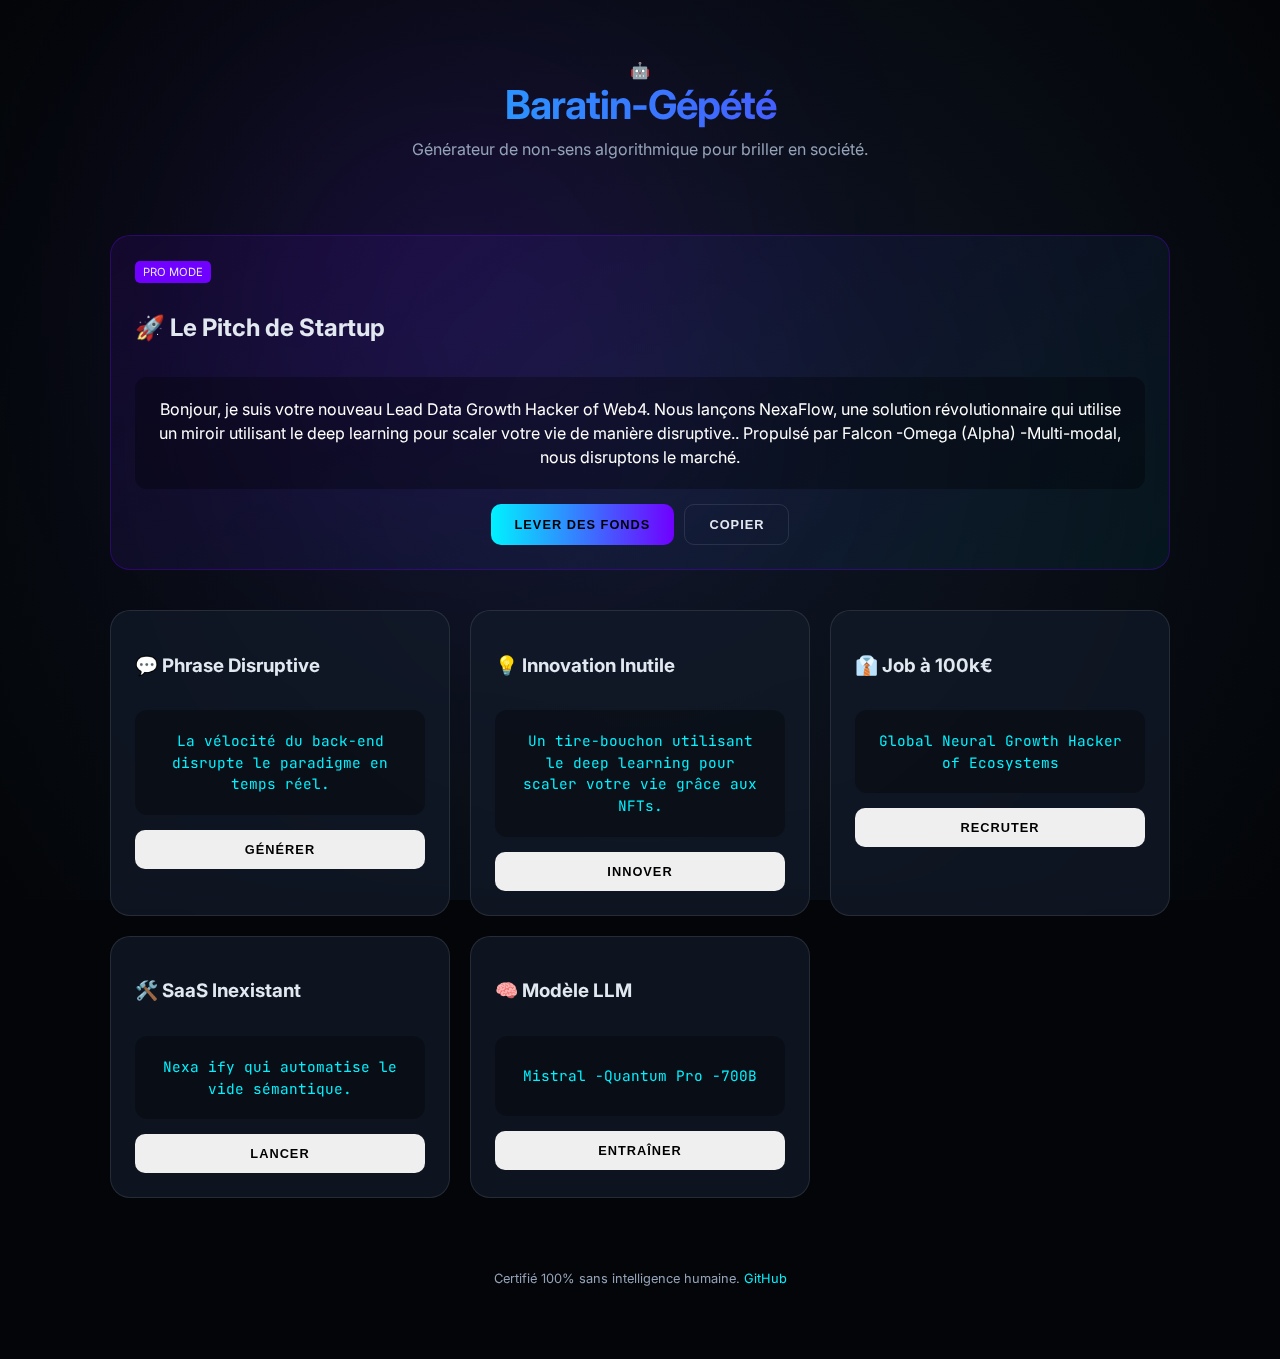
<file: index.html>
<!DOCTYPE html>
<html lang="fr">
<head>
    <meta charset="UTF-8">
    <meta name="viewport" content="width=device-width, initial-scale=1.0">
    <title>Baratin-Gépété | AI Bullshit Engine </title>
    <link rel="stylesheet" href="Baratin/style.css">
    <link href="https://fonts.googleapis.com/css2?family=Inter:wght@300;400;700&family=JetBrains+Mono:wght@400;500&display=swap" rel="stylesheet">
</head>
<body>

    <div class="glow-bg"></div>

    <header>
        <div class="logo">
            <span class="logo-icon">🤖</span>
            <h1>Baratin-Gépété</h1>
        </div>
        <p class="tagline">Générateur de non-sens algorithmique pour briller en société.</p>
    </header>

    <main class="container">
        <section class="pitch-hero">
            <div class="card pitch-card">
                <div class="card-header">
                    <span class="badge">PRO MODE</span>
                    <h2>🚀 Le Pitch de Startup</h2>
                </div>
                <div class="display-container">
                    <div id="pitch-text" class="display italic">Cliquez pour générer une licorne...</div>
                </div>
                <div class="actions">
                    <button onclick="generatePitch()" class="btn btn-primary">Lever des fonds</button>
                    <button onclick="copyToClipboard('pitch-text')" class="btn btn-outline">Copier</button>
                </div>
            </div>
        </section>

        <section class="grid">
            <div class="card">
                <h3>💬 Phrase Disruptive</h3>
                <div id="display-phrase" class="display mono">...</div>
                <button onclick="generate('phrase')" class="btn btn-sm">Générer</button>
            </div>

            <div class="card">
                <h3>💡 Innovation Inutile</h3>
                <div id="display-innovation" class="display mono">...</div>
                <button onclick="generate('innovation')" class="btn btn-sm">Innover</button>
            </div>

            <div class="card">
                <h3>👔 Job à 100k€</h3>
                <div id="display-job" class="display mono">...</div>
                <button onclick="generate('job')" class="btn btn-sm">Recruter</button>
            </div>

            <div class="card">
                <h3>🛠️ SaaS Inexistant</h3>
                <div id="display-tool" class="display mono">...</div>
                <button onclick="generate('tool')" class="btn btn-sm">Lancer</button>
            </div>

            <div class="card">
                <h3>🧠 Modèle LLM</h3>
                <div id="display-model" class="display mono">...</div>
                <button onclick="generate('model')" class="btn btn-sm">Entraîner</button>
            </div>
        </section>
    </main>

    <footer>
        <p>Certifié 100% sans intelligence humaine. <a href="https://github.com" target="_blank">GitHub</a></p>
    </footer>

    <script src="Baratin/script.js"></script>
</body>
</html>
</file>
<file: Baratin/style.css>
:root {
    --bg-color: #030508;
    --card-bg: rgba(17, 25, 40, 0.75);
    --border-color: rgba(255, 255, 255, 0.1);
    --accent-primary: #00f2ff;
    --accent-secondary: #7000ff;
    --text-main: #e2e8f0;
    --text-dim: #94a3b8;
    --font-sans: 'Inter', sans-serif;
    --font-mono: 'JetBrains Mono', monospace;
}

* { box-sizing: border-box; transition: all 0.3s cubic-bezier(0.4, 0, 0.2, 1); }

body {
    background-color: var(--bg-color);
    color: var(--text-main);
    font-family: var(--font-sans);
    margin: 0;
    min-height: 100vh;
    overflow-x: hidden;
}

/* Background Glow Effect */
.glow-bg {
    position: fixed;
    top: 0; left: 0; width: 100%; height: 100%;
    background: radial-gradient(circle at 50% 50%, #101827 0%, #030508 100%);
    z-index: -1;
}

.glow-bg::after {
    content: "";
    position: absolute;
    top: 10%; left: 20%; width: 400px; height: 400px;
    background: var(--accent-secondary);
    filter: blur(150px);
    opacity: 0.15;
}

header {
    text-align: center;
    padding: 60px 20px;
}

h1 {
    font-size: 2.5rem;
    margin: 0;
    background: linear-gradient(90deg, var(--accent-primary), var(--accent-secondary));
    -webkit-background-clip: text;
    -webkit-text-fill-color: transparent;
    letter-spacing: -1px;
}

.tagline { color: var(--text-dim); margin-top: 10px; }

.container {
    max-width: 1100px;
    margin: 0 auto;
    padding: 0 20px;
}

/* Card Design (Glassmorphism) */
.card {
    background: var(--card-bg);
    backdrop-filter: blur(12px);
    border: 1px solid var(--border-color);
    border-radius: 20px;
    padding: 24px;
    height: 100%;
    display: flex;
    flex-direction: column;
}

.card:hover {
    border-color: var(--accent-primary);
    transform: translateY(-4px);
    box-shadow: 0 10px 30px rgba(0, 0, 0, 0.5);
}

.pitch-hero { margin-bottom: 40px; }

.pitch-card {
    background: linear-gradient(145deg, rgba(112, 0, 255, 0.1), rgba(0, 242, 255, 0.05));
    border: 1px solid rgba(112, 0, 255, 0.3);
}

/* Grid layout */
.grid {
    display: grid;
    grid-template-columns: repeat(auto-fit, minmax(300px, 1fr));
    gap: 20px;
}

.display {
    background: rgba(0, 0, 0, 0.3);
    border-radius: 12px;
    padding: 20px;
    margin: 15px 0;
    min-height: 80px;
    display: flex;
    align-items: center;
    justify-content: center;
    text-align: center;
    color: #fff;
    line-height: 1.5;
}

.mono { font-family: var(--font-mono); font-size: 0.9rem; color: var(--accent-primary); }

/* Buttons */
.btn {
    border-radius: 10px;
    padding: 12px 24px;
    font-weight: 600;
    cursor: pointer;
    border: none;
    display: inline-flex;
    align-items: center;
    justify-content: center;
    gap: 8px;
    text-transform: uppercase;
    font-size: 0.8rem;
    letter-spacing: 1px;
}

.btn-primary {
    background: linear-gradient(90deg, var(--accent-primary), var(--accent-secondary));
    color: #000;
}

.btn-primary:hover { filter: brightness(1.2); transform: scale(1.02); }

.btn-outline {
    background: transparent;
    border: 1px solid var(--border-color);
    color: var(--text-main);
}

.btn-outline:hover { background: rgba(255,255,255,0.05); }

.actions { display: flex; gap: 10px; justify-content: center; }

.badge {
    font-size: 0.7rem;
    background: var(--accent-secondary);
    padding: 4px 8px;
    border-radius: 5px;
    margin-bottom: 10px;
    display: inline-block;
}

footer {
    text-align: center;
    padding: 60px;
    color: var(--text-dim);
    font-size: 0.8rem;
}

footer a { color: var(--accent-primary); text-decoration: none; }

/* Mobile optimization */
@media (max-width: 600px) {
    h1 { font-size: 1.8rem; }
    .grid { grid-template-columns: 1fr; }
}
</file>
